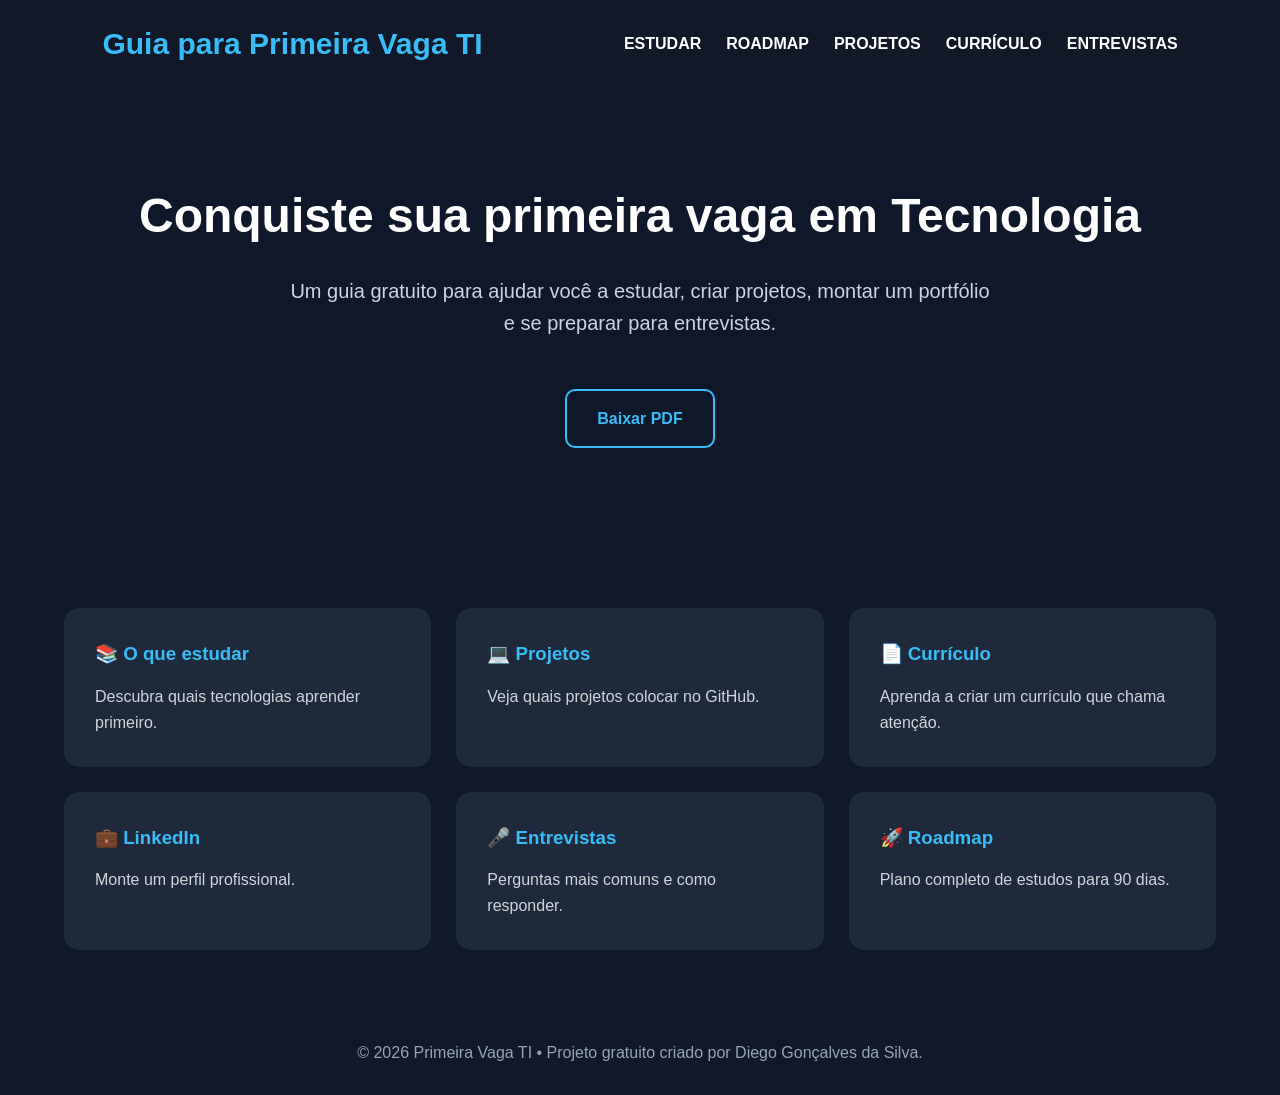
<file: index.html>
<!DOCTYPE html>
<html lang="pt-BR">
<head>
    <meta charset="UTF-8">
    <meta name="viewport" content="width=device-width, initial-scale=1.0">
    <title>Guia para Primeira Vaga TI</title>
    <link rel="icon" type="image/jpeg" href="imagens/fanvicon.jpeg">
    <link rel="stylesheet" href="style.css">
</head>

<body>

<header>

    <div class="logo">
        <h1>Guia para Primeira Vaga TI</h1>
    </div>

    <nav>
        <a href="pages/estudar.html">ESTUDAR</a>
        <a href="pages/roadmap.html">ROADMAP</a>
        <a href="pages/projetos.html">PROJETOS</a>
        <a href="pages/curriculo.html">CURRÍCULO</a>
        <a href="pages/entrevistas.html">ENTREVISTAS</a>
    </nav>

</header>

<section class="hero">

    <h2>Conquiste sua primeira vaga em Tecnologia</h2>

    <p>
        Um guia gratuito para ajudar você a estudar, criar projetos,
        montar um portfólio e se preparar para entrevistas.
    </p>

    <div class="buttons">

        <a class="btn-outline" href="ebook/Primeira_Vaga_TI.pdf">Baixar PDF</a>

    </div>

</section>

<section class="cards">

    <div class="card">
        <h3>📚 O que estudar</h3>
        <p>Descubra quais tecnologias aprender primeiro.</p>
    </div>

    <div class="card">
        <h3>💻 Projetos</h3>
        <p>Veja quais projetos colocar no GitHub.</p>
    </div>

    <div class="card">
        <h3>📄 Currículo</h3>
        <p>Aprenda a criar um currículo que chama atenção.</p>
    </div>

    <div class="card">
        <h3>💼 LinkedIn</h3>
        <p>Monte um perfil profissional.</p>
    </div>

    <div class="card">
        <h3>🎤 Entrevistas</h3>
        <p>Perguntas mais comuns e como responder.</p>
    </div>

    <div class="card">
        <h3>🚀 Roadmap</h3>
        <p>Plano completo de estudos para 90 dias.</p>
    </div>

</section>

<footer>

    <p>© 2026 Primeira Vaga TI • Projeto gratuito criado por Diego Gonçalves da Silva.</p>

</footer>

<script src="script.js"></script>

</body>
</html>
</file>
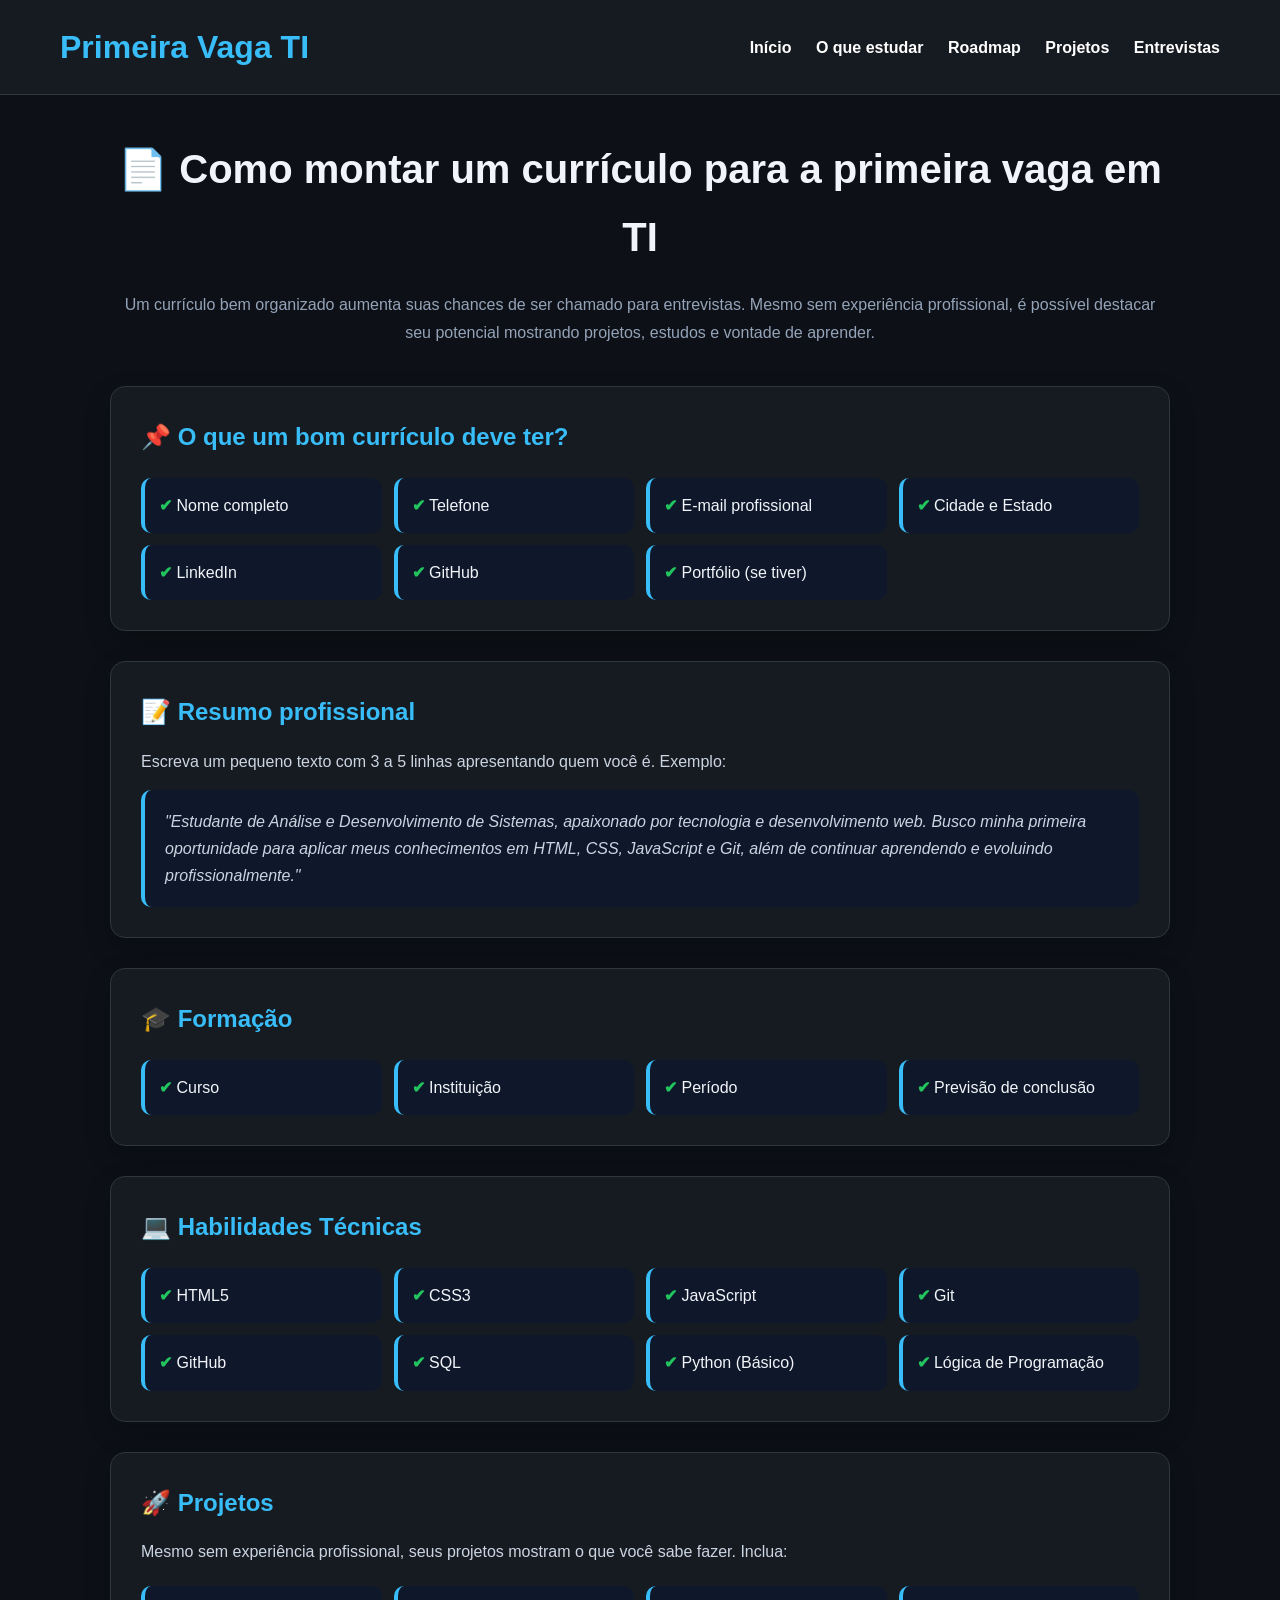
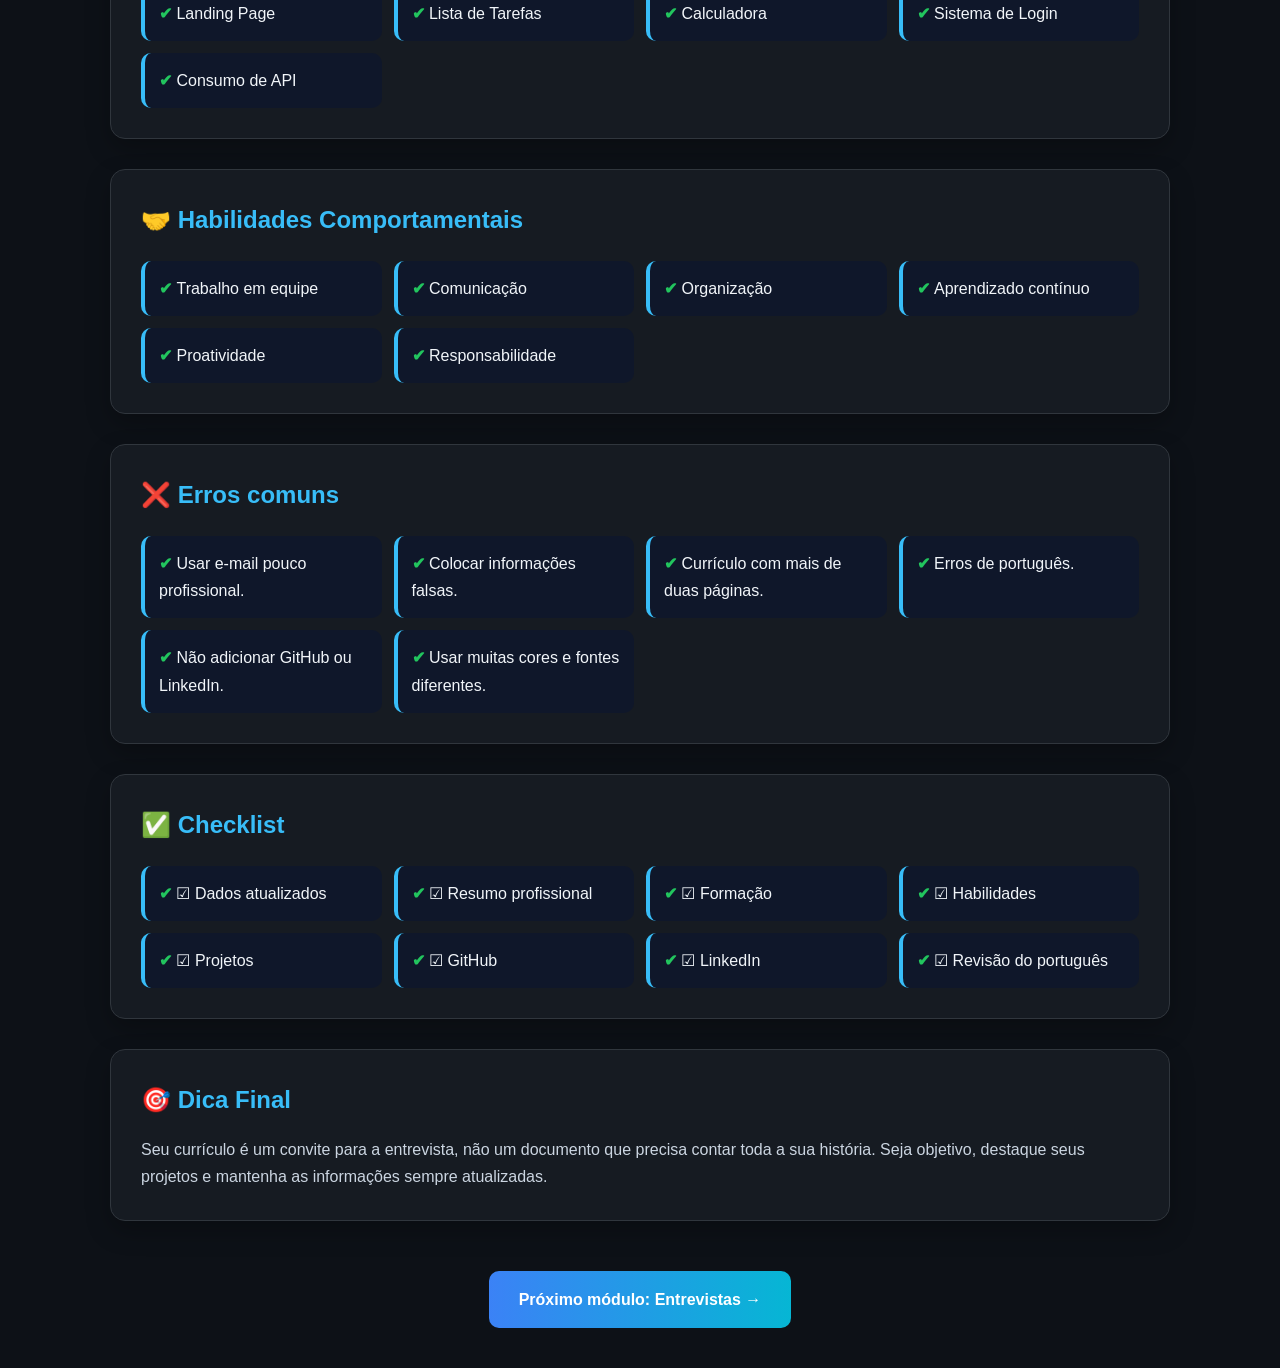
<file: pages/curriculo.html>
<!DOCTYPE html>
<html lang="pt-BR">

<head>
    <meta charset="UTF-8">
    <meta name="viewport" content="width=device-width, initial-scale=1.0">
    <title>Currículo | Primeira Vaga TI</title>

    <style>
*{
margin:0;
padding:0;
box-sizing:border-box;
font-family:Segoe UI,Arial,sans-serif;
}

body{
background:#0d1117;
color:#f1f5f9;
line-height:1.7;
}

header{
display:flex;
justify-content:space-between;
align-items:center;
padding:20px 60px;
background:#161b22;
position:sticky;
top:0;
border-bottom:1px solid #30363d;
}

.logo h1{
color:#38bdf8;
}

nav a{
color:white;
text-decoration:none;
margin-left:20px;
font-weight:bold;
transition:.3s;
}

nav a:hover{
color:#38bdf8;
}

.container{
max-width:1100px;
margin:40px auto;
padding:0 20px;
}

.container h1{
text-align:center;
font-size:40px;
margin-bottom:20px;
}

.container>p{
text-align:center;
color:#94a3b8;
margin-bottom:40px;
}

.card{
background:#161b22;
border:1px solid #30363d;
border-radius:15px;
padding:30px;
margin-bottom:30px;
transition:.3s;
box-shadow:0 10px 25px rgba(0,0,0,.25);
}

.card:hover{
transform:translateY(-8px);
border-color:#38bdf8;
box-shadow:0 20px 35px rgba(56,189,248,.25);
}
.card li::before{
content:"✔ ";
color:#22c55e;
font-weight:bold;
}

.card h2{
color:#38bdf8;
margin-bottom:15px;
}

.card h3{
margin-top:20px;
color:#22c55e;
}

.card p{
color:#cbd5e1;
}

.card ul,
.card ol{
display:grid;
grid-template-columns:repeat(auto-fit,minmax(200px,1fr));
gap:12px;
list-style:none;
margin-top:20px;
padding:0;
}

.card li{
background:#0f172a;
padding:14px;
border-radius:10px;
border-left:4px solid #38bdf8;
transition:.3s;
}

.card li:hover{
background:#1e293b;
transform:translateX(6px);
}

.card blockquote{
background:#0f172a;
border-left:4px solid #38bdf8;
padding:18px 20px;
border-radius:10px;
margin-top:15px;
color:#cbd5e1;
font-style:italic;
}

hr{
display:none;
}

a.botao{
display:inline-block;
margin-top:20px;
padding:15px 30px;
background:linear-gradient(90deg,#3b82f6,#06b6d4);
color:white;
text-decoration:none;
border-radius:10px;
font-weight:bold;
transition:.3s;
}

a.botao:hover{
transform:translateY(-3px);
}

</style>
</head>

<body>

<header>

<div class="logo">
<h1>Primeira Vaga TI</h1>
</div>

<nav>

<a href="../index.html">Início</a>
<a href="estudar.html">O que estudar</a>
<a href="roadmap.html">Roadmap</a>
<a href="projetos.html">Projetos</a>
<a href="entrevistas.html">Entrevistas</a>

</nav>

</header>

<main class="container">

<h1>📄 Como montar um currículo para a primeira vaga em TI</h1>

<p>

Um currículo bem organizado aumenta suas chances de ser chamado para entrevistas.
Mesmo sem experiência profissional, é possível destacar seu potencial mostrando projetos, estudos e vontade de aprender.

</p>

<hr>
<section class="card">
<h2>📌 O que um bom currículo deve ter?</h2>

<ul>

<li>Nome completo</li>

<li>Telefone</li>

<li>E-mail profissional</li>

<li>Cidade e Estado</li>

<li>LinkedIn</li>

<li>GitHub</li>

<li>Portfólio (se tiver)</li>

</ul>
</section>
<hr>

<section class="card">
<h2>📝 Resumo profissional</h2>

<p>

Escreva um pequeno texto com 3 a 5 linhas apresentando quem você é.
Exemplo:

</p>

<blockquote>

"Estudante de Análise e Desenvolvimento de Sistemas, apaixonado por tecnologia e desenvolvimento web. Busco minha primeira oportunidade para aplicar meus conhecimentos em HTML, CSS, JavaScript e Git, além de continuar aprendendo e evoluindo profissionalmente."

</blockquote>
</section>
<hr>

<section class="card">
<h2>🎓 Formação</h2>

<ul>

<li>Curso</li>

<li>Instituição</li>

<li>Período</li>

<li>Previsão de conclusão</li>

</ul>
</section>
<hr>

<section class="card">
<h2>💻 Habilidades Técnicas</h2>

<ul>

<li>HTML5</li>

<li>CSS3</li>

<li>JavaScript</li>

<li>Git</li>

<li>GitHub</li>

<li>SQL</li>

<li>Python (Básico)</li>

<li>Lógica de Programação</li>

</ul>
</section>
<hr>

<section class="card">
<h2>🚀 Projetos</h2>

<p>

Mesmo sem experiência profissional, seus projetos mostram o que você sabe fazer.
Inclua:

</p>

<ul>

<li>Landing Page</li>

<li>Lista de Tarefas</li>

<li>Calculadora</li>

<li>Sistema de Login</li>

<li>Consumo de API</li>

</ul>
</section>
<hr>

<section class="card">
<h2>🤝 Habilidades Comportamentais</h2>

<ul>

<li>Trabalho em equipe</li>

<li>Comunicação</li>

<li>Organização</li>

<li>Aprendizado contínuo</li>

<li>Proatividade</li>

<li>Responsabilidade</li>

</ul>
</section>
<hr>

<section class="card">
<h2>❌ Erros comuns</h2>

<ul>

<li>Usar e-mail pouco profissional.</li>

<li>Colocar informações falsas.</li>

<li>Currículo com mais de duas páginas.</li>

<li>Erros de português.</li>

<li>Não adicionar GitHub ou LinkedIn.</li>

<li>Usar muitas cores e fontes diferentes.</li>

</ul>
</section>
<hr>

<section class="card">
<h2>✅ Checklist</h2>

<ul>

<li>☑ Dados atualizados</li>

<li>☑ Resumo profissional</li>

<li>☑ Formação</li>

<li>☑ Habilidades</li>

<li>☑ Projetos</li>

<li>☑ GitHub</li>

<li>☑ LinkedIn</li>

<li>☑ Revisão do português</li>

</ul>
</section>
<hr>

<section class="card">
<h2>🎯 Dica Final</h2>

<p>

Seu currículo é um convite para a entrevista, não um documento que precisa contar toda a sua história.
Seja objetivo, destaque seus projetos e mantenha as informações sempre atualizadas.

</p>
</section>
<hr>

<p>

<a class="botao" href="entrevistas.html">Próximo módulo: Entrevistas →</a>

</p>

</main>

</body>

</html>
</file>
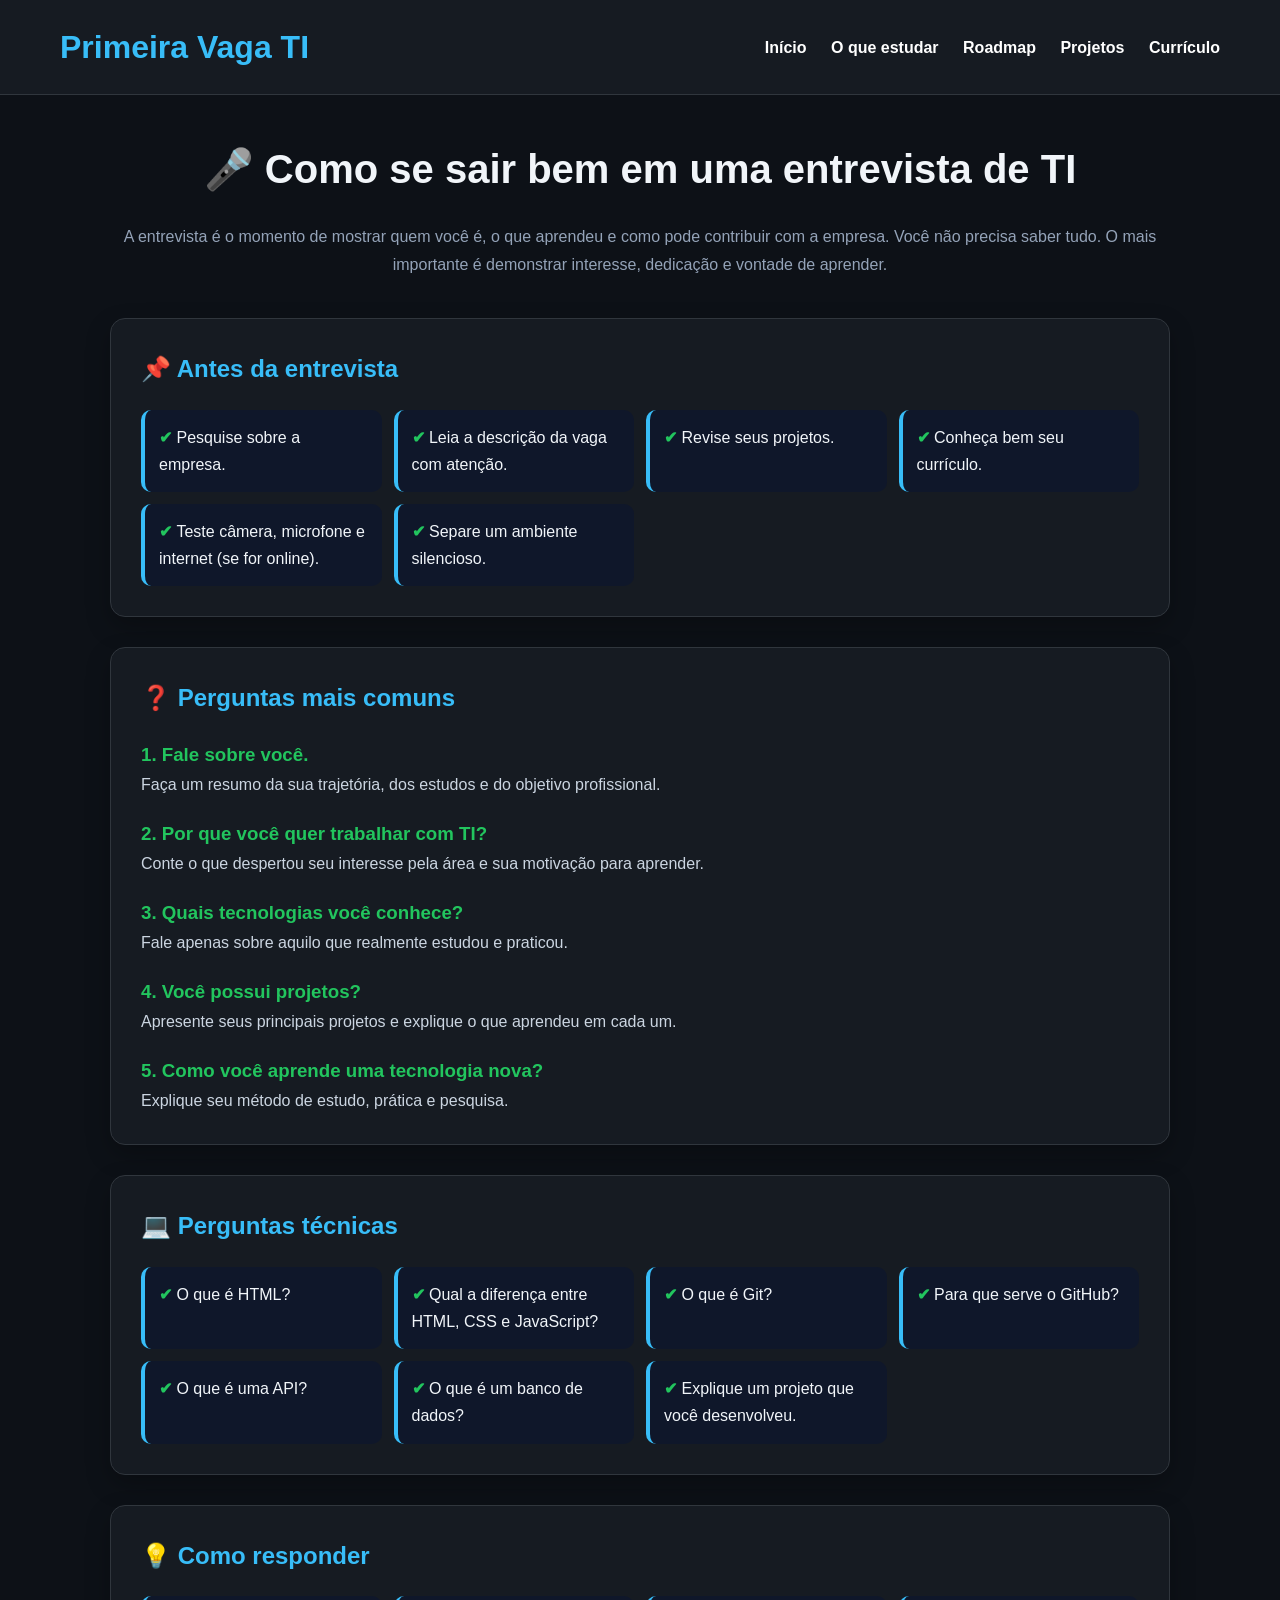
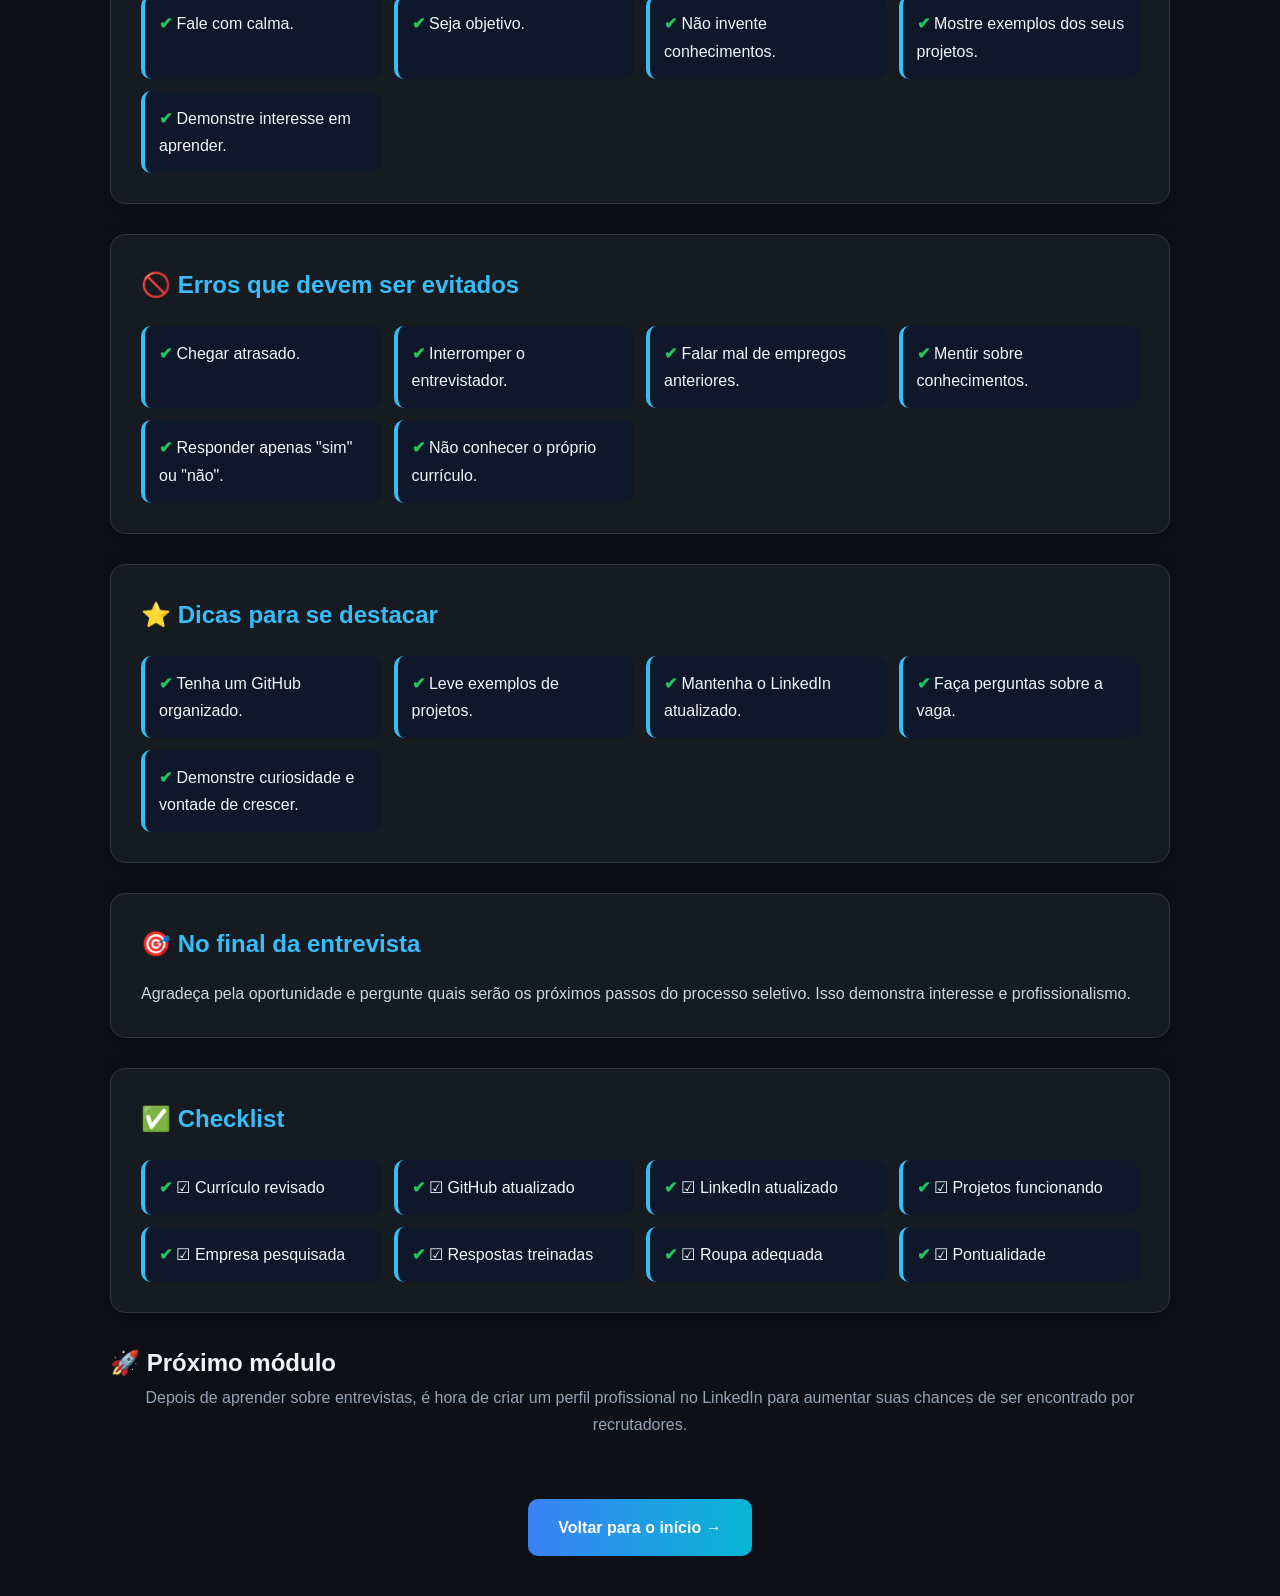
<file: pages/entrevistas.html>
<!DOCTYPE html>
<html lang="pt-BR">

<head>
    <meta charset="UTF-8">
    <meta name="viewport" content="width=device-width, initial-scale=1.0">
    <title>Entrevistas | Primeira Vaga TI</title>

    <style>
*{
margin:0;
padding:0;
box-sizing:border-box;
font-family:Segoe UI,Arial,sans-serif;
}

body{
background:#0d1117;
color:#f1f5f9;
line-height:1.7;
}

header{
display:flex;
justify-content:space-between;
align-items:center;
padding:20px 60px;
background:#161b22;
position:sticky;
top:0;
border-bottom:1px solid #30363d;
}

.logo h1{
color:#38bdf8;
}

nav a{
color:white;
text-decoration:none;
margin-left:20px;
font-weight:bold;
transition:.3s;
}

nav a:hover{
color:#38bdf8;
}

.container{
max-width:1100px;
margin:40px auto;
padding:0 20px;
}

.container h1{
text-align:center;
font-size:40px;
margin-bottom:20px;
}

.container>p{
text-align:center;
color:#94a3b8;
margin-bottom:40px;
}

.card{
background:#161b22;
border:1px solid #30363d;
border-radius:15px;
padding:30px;
margin-bottom:30px;
transition:.3s;
box-shadow:0 10px 25px rgba(0,0,0,.25);
}

.card:hover{
transform:translateY(-8px);
border-color:#38bdf8;
box-shadow:0 20px 35px rgba(56,189,248,.25);
}

.card h2{
color:#38bdf8;
margin-bottom:15px;
}

.card h3{
margin-top:20px;
color:#22c55e;
}

.card p{
color:#cbd5e1;
}

.card ul,
.card ol{
display:grid;
grid-template-columns:repeat(auto-fit,minmax(200px,1fr));
gap:12px;
list-style:none;
margin-top:20px;
padding:0;
}

.card li{
background:#0f172a;
padding:14px;
border-radius:10px;
border-left:4px solid #38bdf8;
transition:.3s;
}

.card li:hover{
background:#1e293b;
transform:translateX(6px);
}
.card li::before{
content:"✔ ";
color:#22c55e;
font-weight:bold;
}

hr{
display:none;
}

a.botao{
display:inline-block;
margin-top:20px;
padding:15px 30px;
background:linear-gradient(90deg,#3b82f6,#06b6d4);
color:white;
text-decoration:none;
border-radius:10px;
font-weight:bold;
transition:.3s;
}

a.botao:hover{
transform:translateY(-3px);
}

</style>
</head>

<body>

<header>

<div class="logo">
<h1>Primeira Vaga TI</h1>
</div>

<nav>

<a href="../index.html">Início</a>
<a href="estudar.html">O que estudar</a>
<a href="roadmap.html">Roadmap</a>
<a href="projetos.html">Projetos</a>
<a href="curriculo.html">Currículo</a>

</nav>

</header>

<main class="container">

<h1>🎤 Como se sair bem em uma entrevista de TI</h1>

<p>

A entrevista é o momento de mostrar quem você é, o que aprendeu e como pode contribuir com a empresa.
Você não precisa saber tudo. O mais importante é demonstrar interesse, dedicação e vontade de aprender.

</p>

<hr>
<section class="card">
<h2>📌 Antes da entrevista</h2>

<ul>

<li>Pesquise sobre a empresa.</li>

<li>Leia a descrição da vaga com atenção.</li>

<li>Revise seus projetos.</li>

<li>Conheça bem seu currículo.</li>

<li>Teste câmera, microfone e internet (se for online).</li>

<li>Separe um ambiente silencioso.</li>

</ul>
</section>
<hr>

<section class="card">
<h2>❓ Perguntas mais comuns</h2>

<h3>1. Fale sobre você.</h3>

<p>

Faça um resumo da sua trajetória, dos estudos e do objetivo profissional.

</p>

<h3>2. Por que você quer trabalhar com TI?</h3>

<p>

Conte o que despertou seu interesse pela área e sua motivação para aprender.

</p>

<h3>3. Quais tecnologias você conhece?</h3>

<p>

Fale apenas sobre aquilo que realmente estudou e praticou.

</p>

<h3>4. Você possui projetos?</h3>

<p>

Apresente seus principais projetos e explique o que aprendeu em cada um.

</p>

<h3>5. Como você aprende uma tecnologia nova?</h3>

<p>

Explique seu método de estudo, prática e pesquisa.

</p>
</section>
<hr>

<section class="card">
<h2>💻 Perguntas técnicas</h2>

<ul>

<li>O que é HTML?</li>

<li>Qual a diferença entre HTML, CSS e JavaScript?</li>

<li>O que é Git?</li>

<li>Para que serve o GitHub?</li>

<li>O que é uma API?</li>

<li>O que é um banco de dados?</li>

<li>Explique um projeto que você desenvolveu.</li>

</ul>
</section>
<hr>

<section class="card">
<h2>💡 Como responder</h2>

<ul>

<li>Fale com calma.</li>

<li>Seja objetivo.</li>

<li>Não invente conhecimentos.</li>

<li>Mostre exemplos dos seus projetos.</li>

<li>Demonstre interesse em aprender.</li>

</ul>
</section>
<hr>

<section class="card">
<h2>🚫 Erros que devem ser evitados</h2>

<ul>

<li>Chegar atrasado.</li>

<li>Interromper o entrevistador.</li>

<li>Falar mal de empregos anteriores.</li>

<li>Mentir sobre conhecimentos.</li>

<li>Responder apenas "sim" ou "não".</li>

<li>Não conhecer o próprio currículo.</li>

</ul>
</section>
<hr>

<section class="card">
<h2>⭐ Dicas para se destacar</h2>

<ul>

<li>Tenha um GitHub organizado.</li>

<li>Leve exemplos de projetos.</li>

<li>Mantenha o LinkedIn atualizado.</li>

<li>Faça perguntas sobre a vaga.</li>

<li>Demonstre curiosidade e vontade de crescer.</li>

</ul>
</section>
<hr>

<section class="card">
<h2>🎯 No final da entrevista</h2>

<p>

Agradeça pela oportunidade e pergunte quais serão os próximos passos do processo seletivo.
Isso demonstra interesse e profissionalismo.

</p>
</section>
<hr>

<section class="card">
<h2>✅ Checklist</h2>

<ul>

<li>☑ Currículo revisado</li>

<li>☑ GitHub atualizado</li>

<li>☑ LinkedIn atualizado</li>

<li>☑ Projetos funcionando</li>

<li>☑ Empresa pesquisada</li>

<li>☑ Respostas treinadas</li>

<li>☑ Roupa adequada</li>

<li>☑ Pontualidade</li>

</ul>
</section>
<hr>

<h2>🚀 Próximo módulo</h2>

<p>

Depois de aprender sobre entrevistas, é hora de criar um perfil profissional no LinkedIn para aumentar suas chances de ser encontrado por recrutadores.

</p>

<p>

<a class="botao" href="../index.html">Voltar para o início →</a>

</p>

</main>

</body>

</html>
</file>
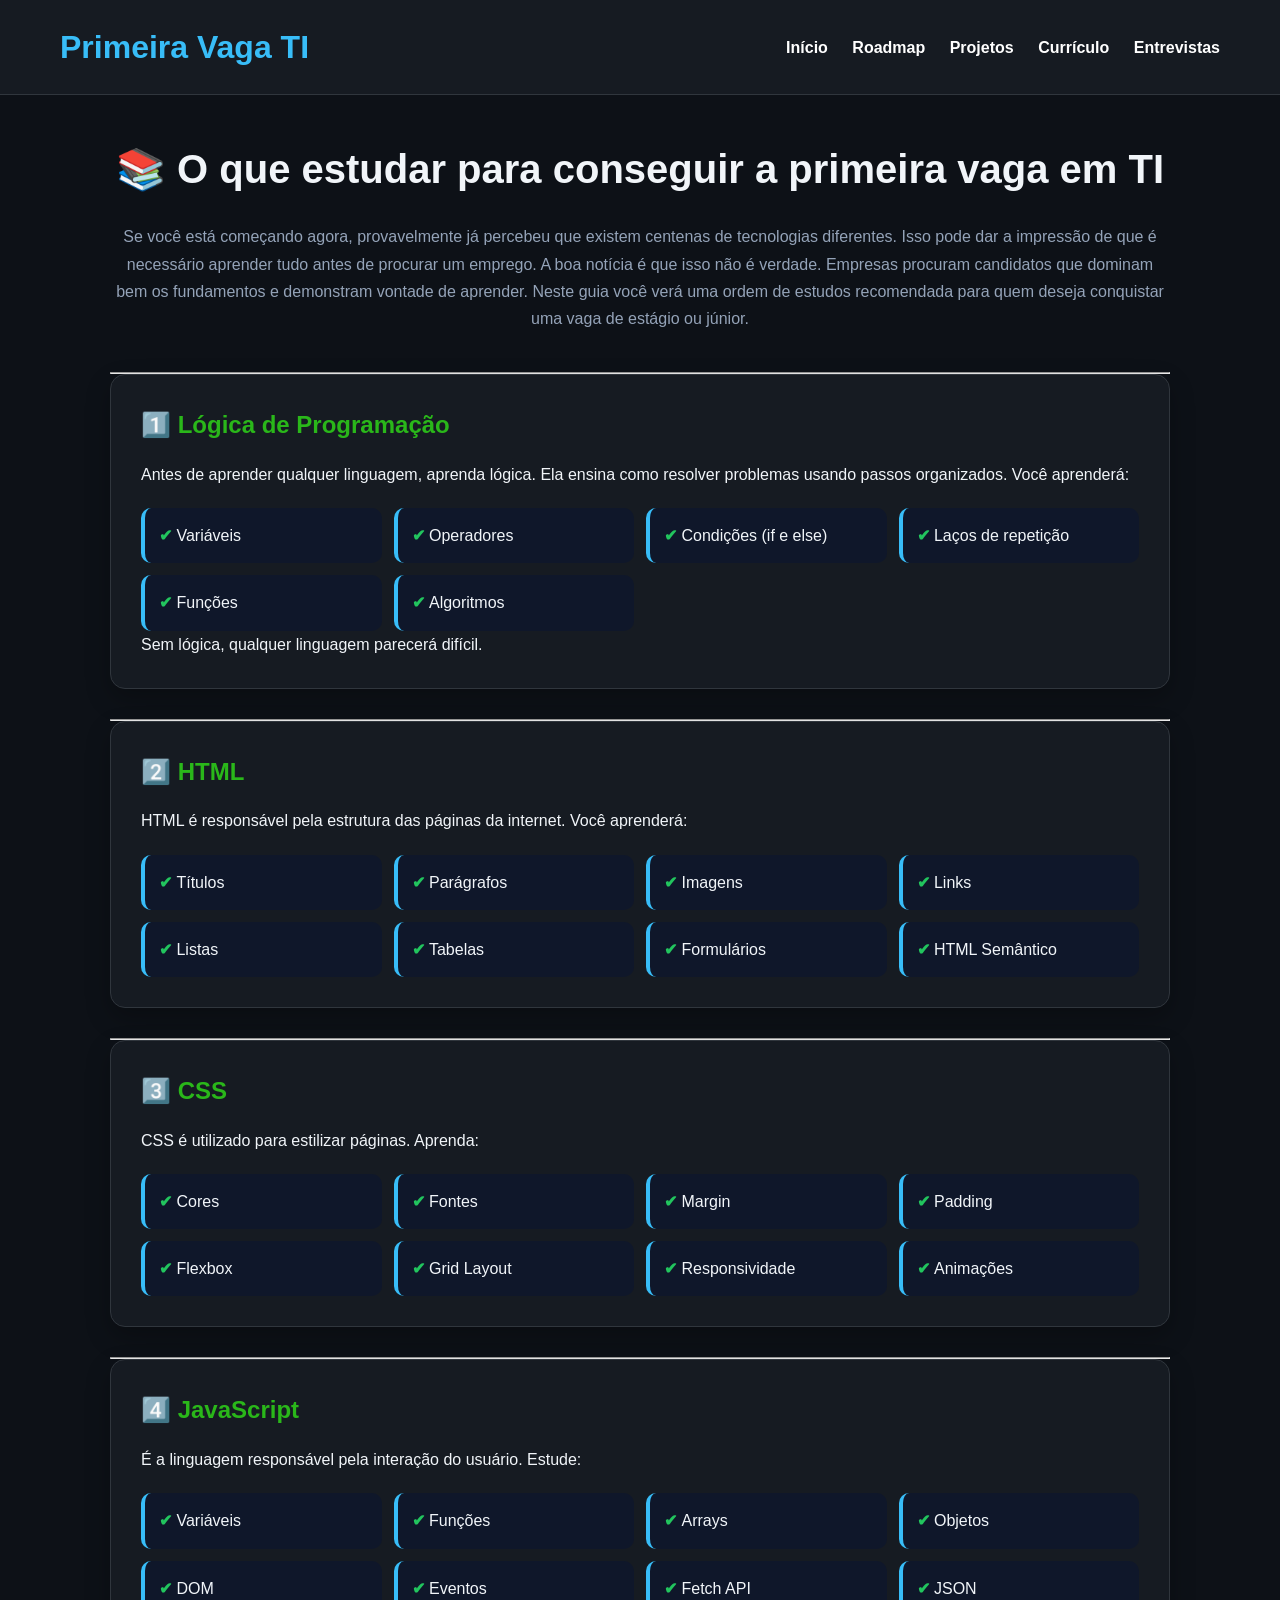
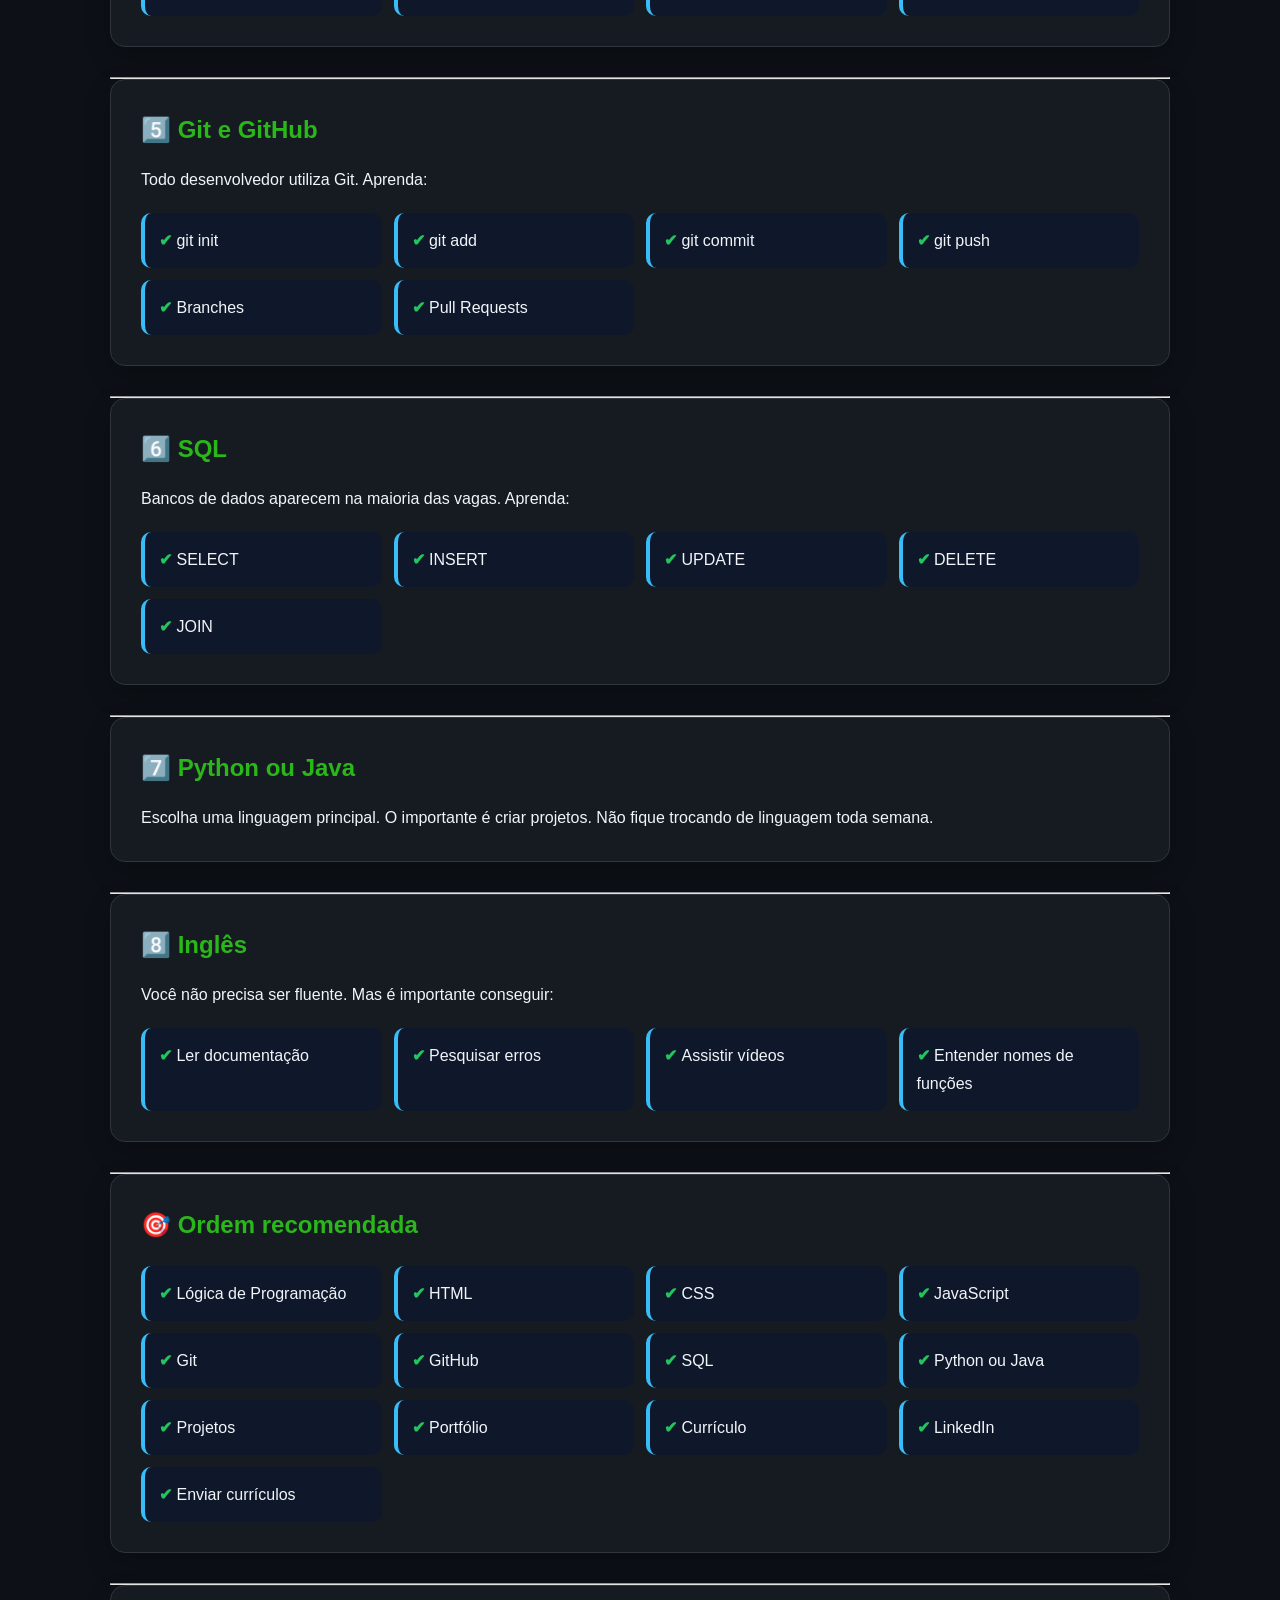
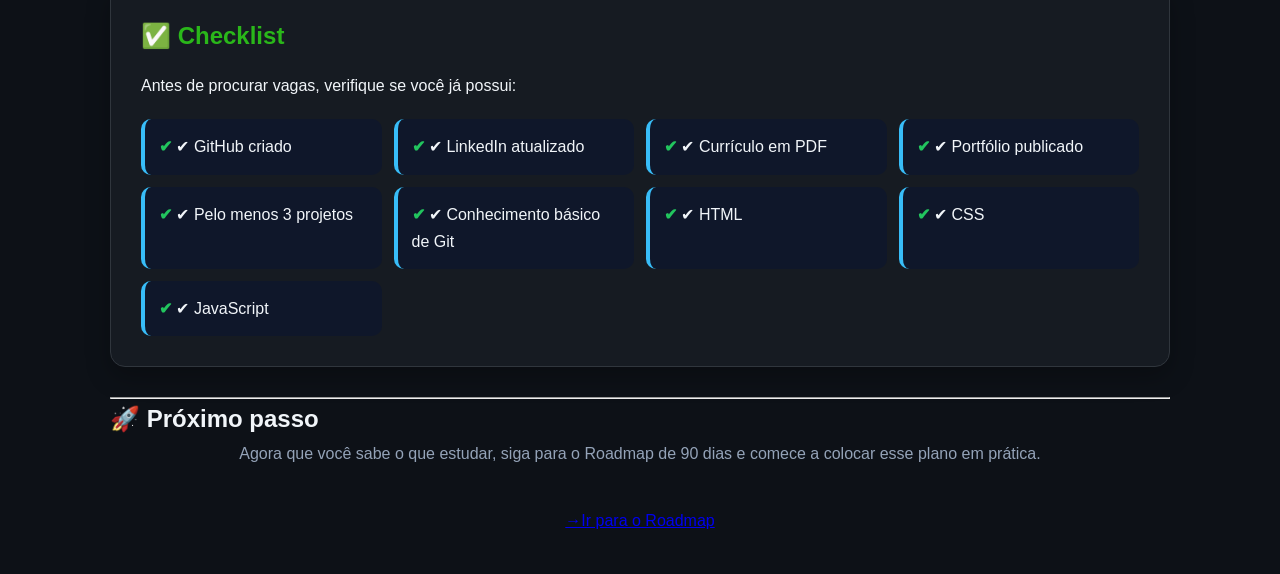
<file: pages/estudar.html>
<!DOCTYPE html>
<html lang="pt-BR">

<head>

<meta charset="UTF-8">
<meta name="viewport" content="width=device-width, initial-scale=1.0">

<title>O que estudar | Primeira Vaga TI</title>

<style>
*{
margin:0;
padding:0;
box-sizing:border-box;
font-family:Segoe UI,Arial,sans-serif;
}

body{
background:#0d1117;
color:#f1f5f9;
line-height:1.7;
}

header{
display:flex;
justify-content:space-between;
align-items:center;
padding:20px 60px;
background:#161b22;
position:sticky;
top:0;
border-bottom:1px solid #30363d;
}

.logo h1{
color:#38bdf8;
}

nav a{
color:white;
text-decoration:none;
margin-left:20px;
font-weight:bold;
transition:.3s;
}

nav a:hover{
color:#50d61b;
}

.container{
max-width:1100px;
margin:40px auto;
padding:0 20px;
}

.container h1{
text-align:center;
font-size:40px;
margin-bottom:20px;
}

.container>p{
text-align:center;
color:#94a3b8;
margin-bottom:40px;
}

.card{
background:#161b22;
border:1px solid #30363d;
border-radius:15px;
padding:30px;
margin-bottom:30px;
transition:.3s;
box-shadow:0 10px 25px rgba(0,0,0,.25);
}

.card:hover{
transform:translateY(-8px);
border-color:#3bd523;
box-shadow:0 20px 35px rgba(56,189,248,.25);
}

.card h2{
color:#2ab71a;
margin-bottom:15px;
}

.card h3{
margin-top:20px;
color:#22c55e;
}

.card ul,
.card ol{
display:grid;
grid-template-columns:repeat(auto-fit,minmax(200px,1fr));
gap:12px;
list-style:none;
margin-top:20px;
padding:0;
}

.card li{
background:#0f172a;
padding:14px;
border-radius:10px;
border-left:4px solid #38bdf8;
transition:.3s;
}

.card li:hover{
background:#1e293b;
transform:translateX(6px);
}
.card li::before{
content:"✔ ";
color:#22c55e;
font-weight:bold;

hr{
display:none;
}

a.botao{
display:inline-block;
margin-top:20px;
padding:15px 30px;
background:linear-gradient(90deg,#3b82f6,#06b6d4);
color:white;
text-decoration:none;
border-radius:10px;
font-weight:bold;
transition:.3s;
}

a.botao:hover{
transform:translateY(-3px);
}

</style>

</head>

<body>

<header>

<div class="logo">
<h1>Primeira Vaga TI</h1>
</div>

<nav>

<a href="../index.html">Início</a>
<a href="roadmap.html">Roadmap</a>
<a href="projetos.html">Projetos</a>
<a href="curriculo.html">Currículo</a>
<a href="entrevistas.html">Entrevistas</a>

</nav>

</header>

<main class="container">

<h1>📚 O que estudar para conseguir a primeira vaga em TI</h1>

<p>

Se você está começando agora, provavelmente já percebeu que existem centenas de tecnologias diferentes.
Isso pode dar a impressão de que é necessário aprender tudo antes de procurar um emprego.
A boa notícia é que isso não é verdade.
Empresas procuram candidatos que dominam bem os fundamentos e demonstram vontade de aprender.
Neste guia você verá uma ordem de estudos recomendada para quem deseja conquistar uma vaga de estágio ou júnior.

</p>

<hr>
<section class="card">
<h2>1️⃣ Lógica de Programação</h2>

<p>

Antes de aprender qualquer linguagem, aprenda lógica.
Ela ensina como resolver problemas usando passos organizados.
Você aprenderá:

</p>

<ul>

<li>Variáveis</li>

<li>Operadores</li>

<li>Condições (if e else)</li>

<li>Laços de repetição</li>

<li>Funções</li>

<li>Algoritmos</li>

</ul>

<p>

Sem lógica, qualquer linguagem parecerá difícil.

</p>
</section>
<hr>

<section class="card">
<h2>2️⃣ HTML</h2>

<p>

HTML é responsável pela estrutura das páginas da internet.
Você aprenderá:

</p>

<ul>

<li>Títulos</li>

<li>Parágrafos</li>

<li>Imagens</li>

<li>Links</li>

<li>Listas</li>

<li>Tabelas</li>

<li>Formulários</li>

<li>HTML Semântico</li>

</ul>
</section>
<hr>

<section class="card">
<h2>3️⃣ CSS</h2>

<p>

CSS é utilizado para estilizar páginas.
Aprenda:

</p>

<ul>

<li>Cores</li>

<li>Fontes</li>

<li>Margin</li>

<li>Padding</li>

<li>Flexbox</li>

<li>Grid Layout</li>

<li>Responsividade</li>

<li>Animações</li>

</ul>
</section>
<hr>

<section class="card">
<h2>4️⃣ JavaScript</h2>

<p>

É a linguagem responsável pela interação do usuário.
Estude:

</p>

<ul>

<li>Variáveis</li>

<li>Funções</li>

<li>Arrays</li>

<li>Objetos</li>

<li>DOM</li>

<li>Eventos</li>

<li>Fetch API</li>

<li>JSON</li>

</ul>
</section>
<hr>

<section class="card">
<h2>5️⃣ Git e GitHub</h2>

<p>

Todo desenvolvedor utiliza Git.
Aprenda:

</p>

<ul>

<li>git init</li>

<li>git add</li>

<li>git commit</li>

<li>git push</li>

<li>Branches</li>

<li>Pull Requests</li>

</ul>
</section>
<hr>

<section class="card">
<h2>6️⃣ SQL</h2>

<p>

Bancos de dados aparecem na maioria das vagas.
Aprenda:

</p>

<ul>

<li>SELECT</li>

<li>INSERT</li>

<li>UPDATE</li>

<li>DELETE</li>

<li>JOIN</li>

</ul>
</section>
<hr>

<section class="card">
<h2>7️⃣ Python ou Java</h2>

<p>

Escolha uma linguagem principal.
O importante é criar projetos.
Não fique trocando de linguagem toda semana.

</p>
</section>
<hr>

<section class="card">
<h2>8️⃣ Inglês</h2>

<p>

Você não precisa ser fluente.
Mas é importante conseguir:

</p>

<ul>

<li>Ler documentação</li>

<li>Pesquisar erros</li>

<li>Assistir vídeos</li>

<li>Entender nomes de funções</li>

</ul>
</section>
<hr>

<section class="card">
<h2>🎯 Ordem recomendada</h2>

<ol>

<li>Lógica de Programação</li>

<li>HTML</li>

<li>CSS</li>

<li>JavaScript</li>

<li>Git</li>

<li>GitHub</li>

<li>SQL</li>

<li>Python ou Java</li>

<li>Projetos</li>

<li>Portfólio</li>

<li>Currículo</li>

<li>LinkedIn</li>

<li>Enviar currículos</li>

</ol>
</section>
<hr>

<section class="card">
<h2>✅ Checklist</h2>

<p>

Antes de procurar vagas, verifique se você já possui:

</p>

<ul>

<li>✔ GitHub criado</li>

<li>✔ LinkedIn atualizado</li>

<li>✔ Currículo em PDF</li>

<li>✔ Portfólio publicado</li>

<li>✔ Pelo menos 3 projetos</li>

<li>✔ Conhecimento básico de Git</li>

<li>✔ HTML</li>

<li>✔ CSS</li>

<li>✔ JavaScript</li>

</ul>
</section>
<hr>

<h2>🚀 Próximo passo</h2>

<p>

Agora que você sabe o que estudar, siga para o Roadmap de 90 dias e comece a colocar esse plano em prática.

</p>

<p>
<a href="roadmap.html" class="botao"> →Ir para o Roadmap </a>
</p>

</main>

</body>

</html>
</file>
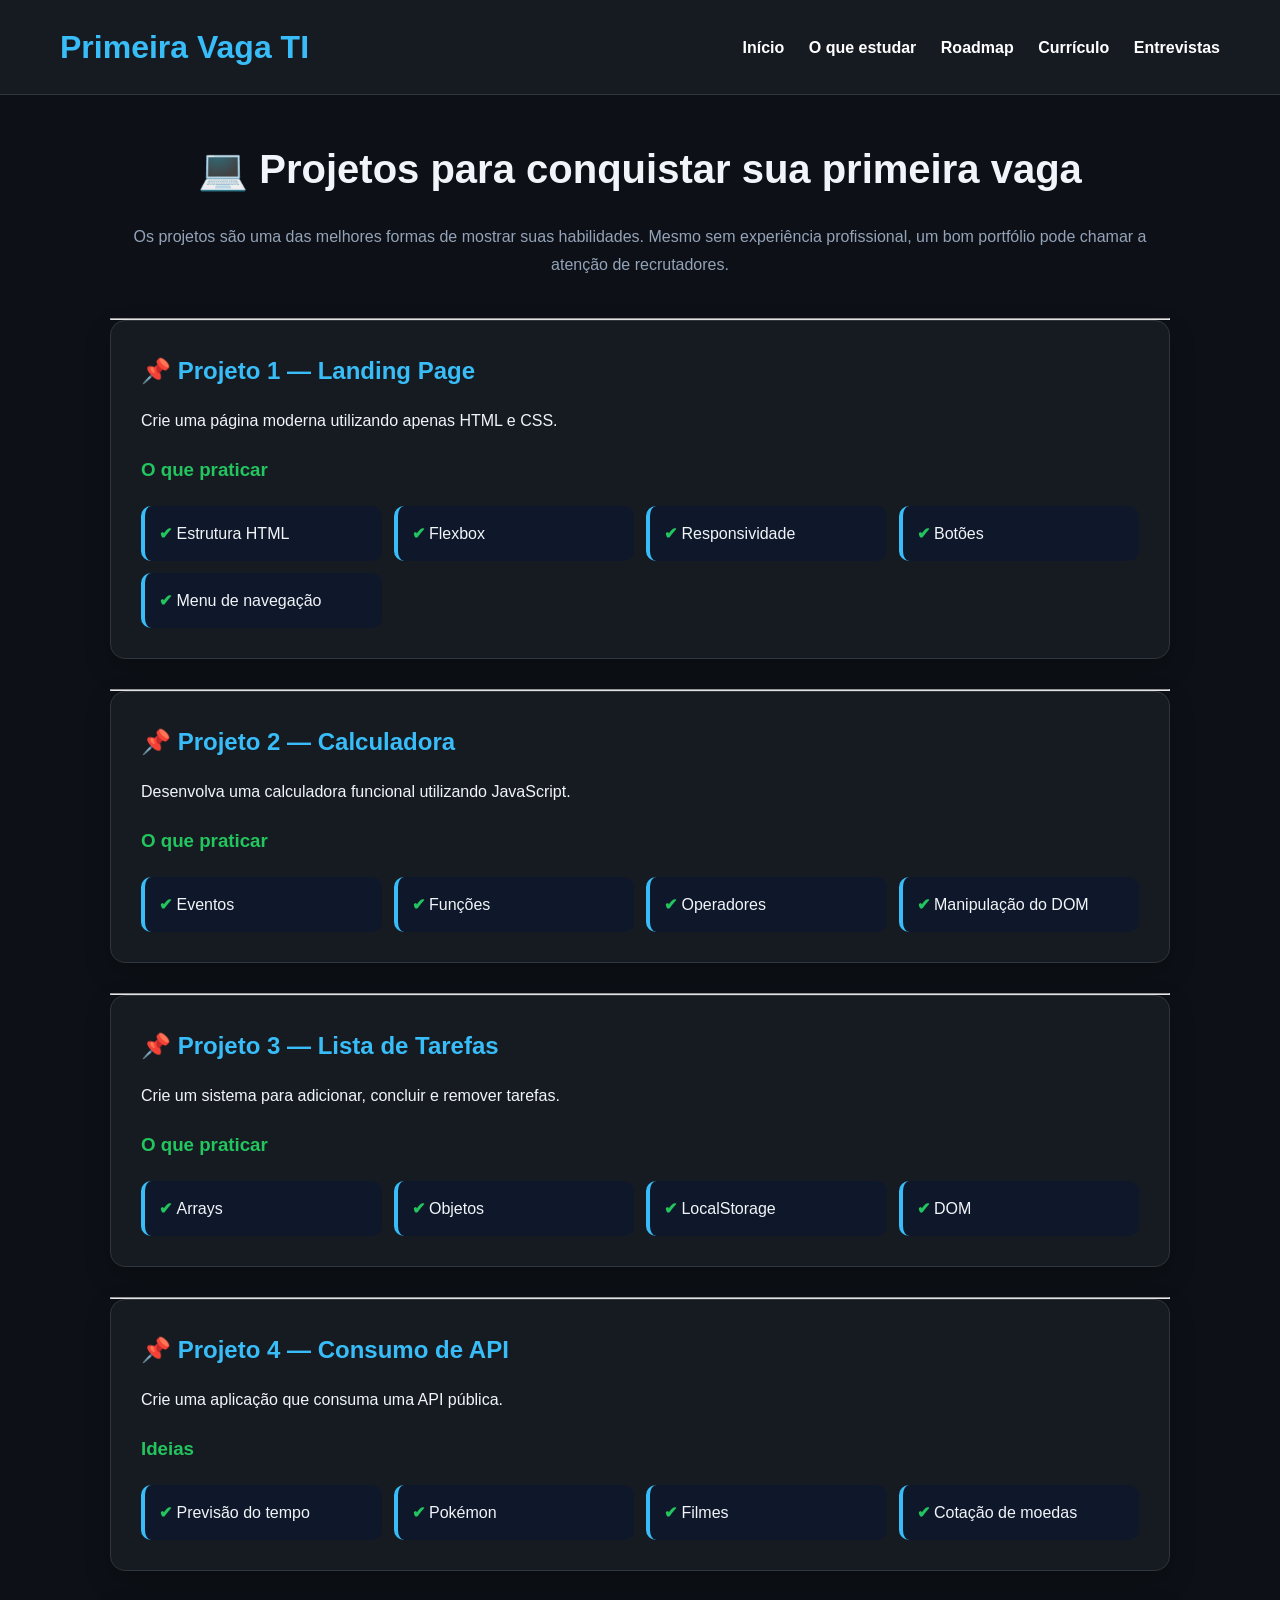
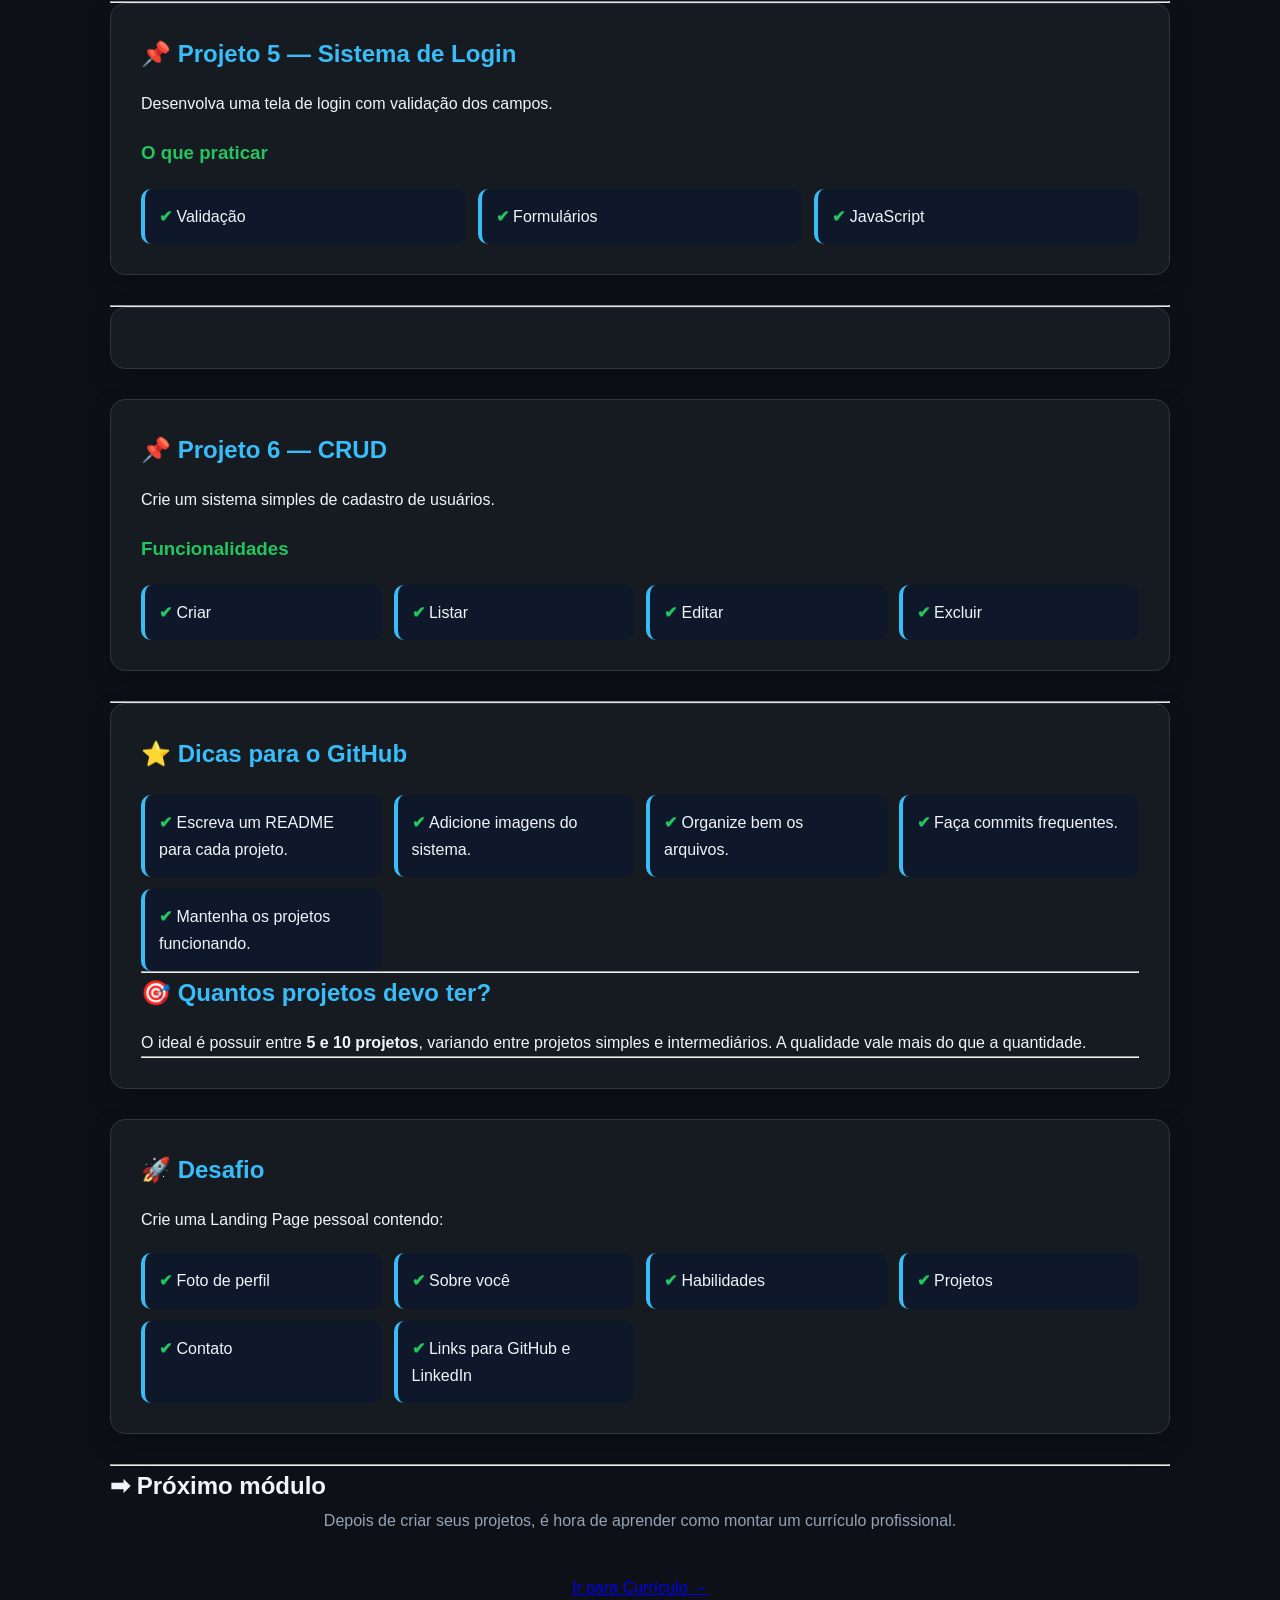
<file: pages/projetos.html>
<!DOCTYPE html>
<html lang="pt-BR">

<head>
    <meta charset="UTF-8">
    <meta name="viewport" content="width=device-width, initial-scale=1.0">
    <title>Projetos | Primeira Vaga TI</title>

    <style>
*{
margin:0;
padding:0;
box-sizing:border-box;
font-family:Segoe UI,Arial,sans-serif;
}

body{
background:#0d1117;
color:#f1f5f9;
line-height:1.7;
}

header{
display:flex;
justify-content:space-between;
align-items:center;
padding:20px 60px;
background:#161b22;
position:sticky;
top:0;
border-bottom:1px solid #30363d;
}

.logo h1{
color:#38bdf8;
}

nav a{
color:white;
text-decoration:none;
margin-left:20px;
font-weight:bold;
transition:.3s;
}

nav a:hover{
color:#38bdf8;
}

.container{
max-width:1100px;
margin:40px auto;
padding:0 20px;
}

.container h1{
text-align:center;
font-size:40px;
margin-bottom:20px;
}

.container>p{
text-align:center;
color:#94a3b8;
margin-bottom:40px;
}

.card{
background:#161b22;
border:1px solid #30363d;
border-radius:15px;
padding:30px;
margin-bottom:30px;
transition:.3s;
box-shadow:0 10px 25px rgba(0,0,0,.25);
}

.card:hover{
transform:translateY(-8px);
border-color:#38bdf8;
box-shadow:0 20px 35px rgba(56,189,248,.25);
}

.card h2{
color:#38bdf8;
margin-bottom:15px;
}

.card h3{
margin-top:20px;
color:#22c55e;
}

.card ul{
display:grid;
grid-template-columns:repeat(auto-fit,minmax(200px,1fr));
gap:12px;
list-style:none;
margin-top:20px;
}

.card li{
background:#0f172a;
padding:14px;
border-radius:10px;
border-left:4px solid #38bdf8;
transition:.3s;
}

.card li:hover{
background:#1e293b;
transform:translateX(6px);
}
.card li::before{
content:"✔ ";
color:#22c55e;
font-weight:bold;

hr{
display:none;
}

a.botao{
display:inline-block;
margin-top:20px;
padding:15px 30px;
background:linear-gradient(90deg,#3b82f6,#06b6d4);
color:white;
text-decoration:none;
border-radius:10px;
font-weight:bold;
transition:.3s;
}

a.botao:hover{
transform:translateY(-3px);
}

</style>
    
</head>

<body>

<header>

<div class="logo">
<h1>Primeira Vaga TI</h1>
</div>

<nav>

<a href="../index.html">Início</a>
<a href="estudar.html">O que estudar</a>
<a href="roadmap.html">Roadmap</a>
<a href="curriculo.html">Currículo</a>
<a href="entrevistas.html">Entrevistas</a>

</nav>

</header>

<main class="container">

<h1>💻 Projetos para conquistar sua primeira vaga</h1>

<p>

Os projetos são uma das melhores formas de mostrar suas habilidades.
Mesmo sem experiência profissional, um bom portfólio pode chamar a atenção de recrutadores.

</p>

<hr>
<section class="card">
<h2>📌 Projeto 1 — Landing Page</h2>

<p>

Crie uma página moderna utilizando apenas HTML e CSS.

</p>

<h3>O que praticar</h3>

<ul>

<li>Estrutura HTML</li>

<li>Flexbox</li>

<li>Responsividade</li>

<li>Botões</li>

<li>Menu de navegação</li>

</ul>
</section>
<hr>

<section class="card">
<h2>📌 Projeto 2 — Calculadora</h2>

<p>

Desenvolva uma calculadora funcional utilizando JavaScript.

</p>

<h3>O que praticar</h3>

<ul>

<li>Eventos</li>

<li>Funções</li>

<li>Operadores</li>

<li>Manipulação do DOM</li>

</ul>
</section>
<hr>
<section class="card">
<h2>📌 Projeto 3 — Lista de Tarefas</h2>

<p>

Crie um sistema para adicionar, concluir e remover tarefas.

</p>

<h3>O que praticar</h3>

<ul>

<li>Arrays</li>

<li>Objetos</li>

<li>LocalStorage</li>

<li>DOM</li>

</ul>
</section>
<hr>
<section class="card">
<h2>📌 Projeto 4 — Consumo de API</h2>

<p>

Crie uma aplicação que consuma uma API pública.

</p>

<h3>Ideias</h3>

<ul>

<li>Previsão do tempo</li>

<li>Pokémon</li>

<li>Filmes</li>

<li>Cotação de moedas</li>

</ul>
</section>
<hr>
<section class="card">
<h2>📌 Projeto 5 — Sistema de Login</h2>

<p>

Desenvolva uma tela de login com validação dos campos.

</p>

<h3>O que praticar</h3>

<ul>

<li>Validação</li>

<li>Formulários</li>

<li>JavaScript</li>

</ul>
</section>
<hr>
<section class="card"></section>
<section class="card">
<h2>📌 Projeto 6 — CRUD</h2>

<p>

Crie um sistema simples de cadastro de usuários.

</p>

<h3>Funcionalidades</h3>

<ul>

<li>Criar</li>

<li>Listar</li>

<li>Editar</li>

<li>Excluir</li>

</ul>
</section>
<hr>
</section>
<section class="card">
<h2>⭐ Dicas para o GitHub</h2>

<ul>

<li>Escreva um README para cada projeto.</li>

<li>Adicione imagens do sistema.</li>

<li>Organize bem os arquivos.</li>

<li>Faça commits frequentes.</li>

<li>Mantenha os projetos funcionando.</li>

</ul>

<hr>

<h2>🎯 Quantos projetos devo ter?</h2>

<p>

O ideal é possuir entre <strong>5 e 10 projetos</strong>, variando entre projetos simples e intermediários.

A qualidade vale mais do que a quantidade.

</p>

<hr>
</section>
<section class="card">
<h2>🚀 Desafio</h2>

<p>

Crie uma Landing Page pessoal contendo:

</p>

<ul>

<li>Foto de perfil</li>

<li>Sobre você</li>

<li>Habilidades</li>

<li>Projetos</li>

<li>Contato</li>

<li>Links para GitHub e LinkedIn</li>

</ul>
</section>
<hr>

<h2>➡ Próximo módulo</h2>

<p>

Depois de criar seus projetos, é hora de aprender como montar um currículo profissional.

</p>

<p>

<a class="botao" href="curriculo.html">Ir para Currículo →</a>

</p>

</main>

</body>

</html>
</file>
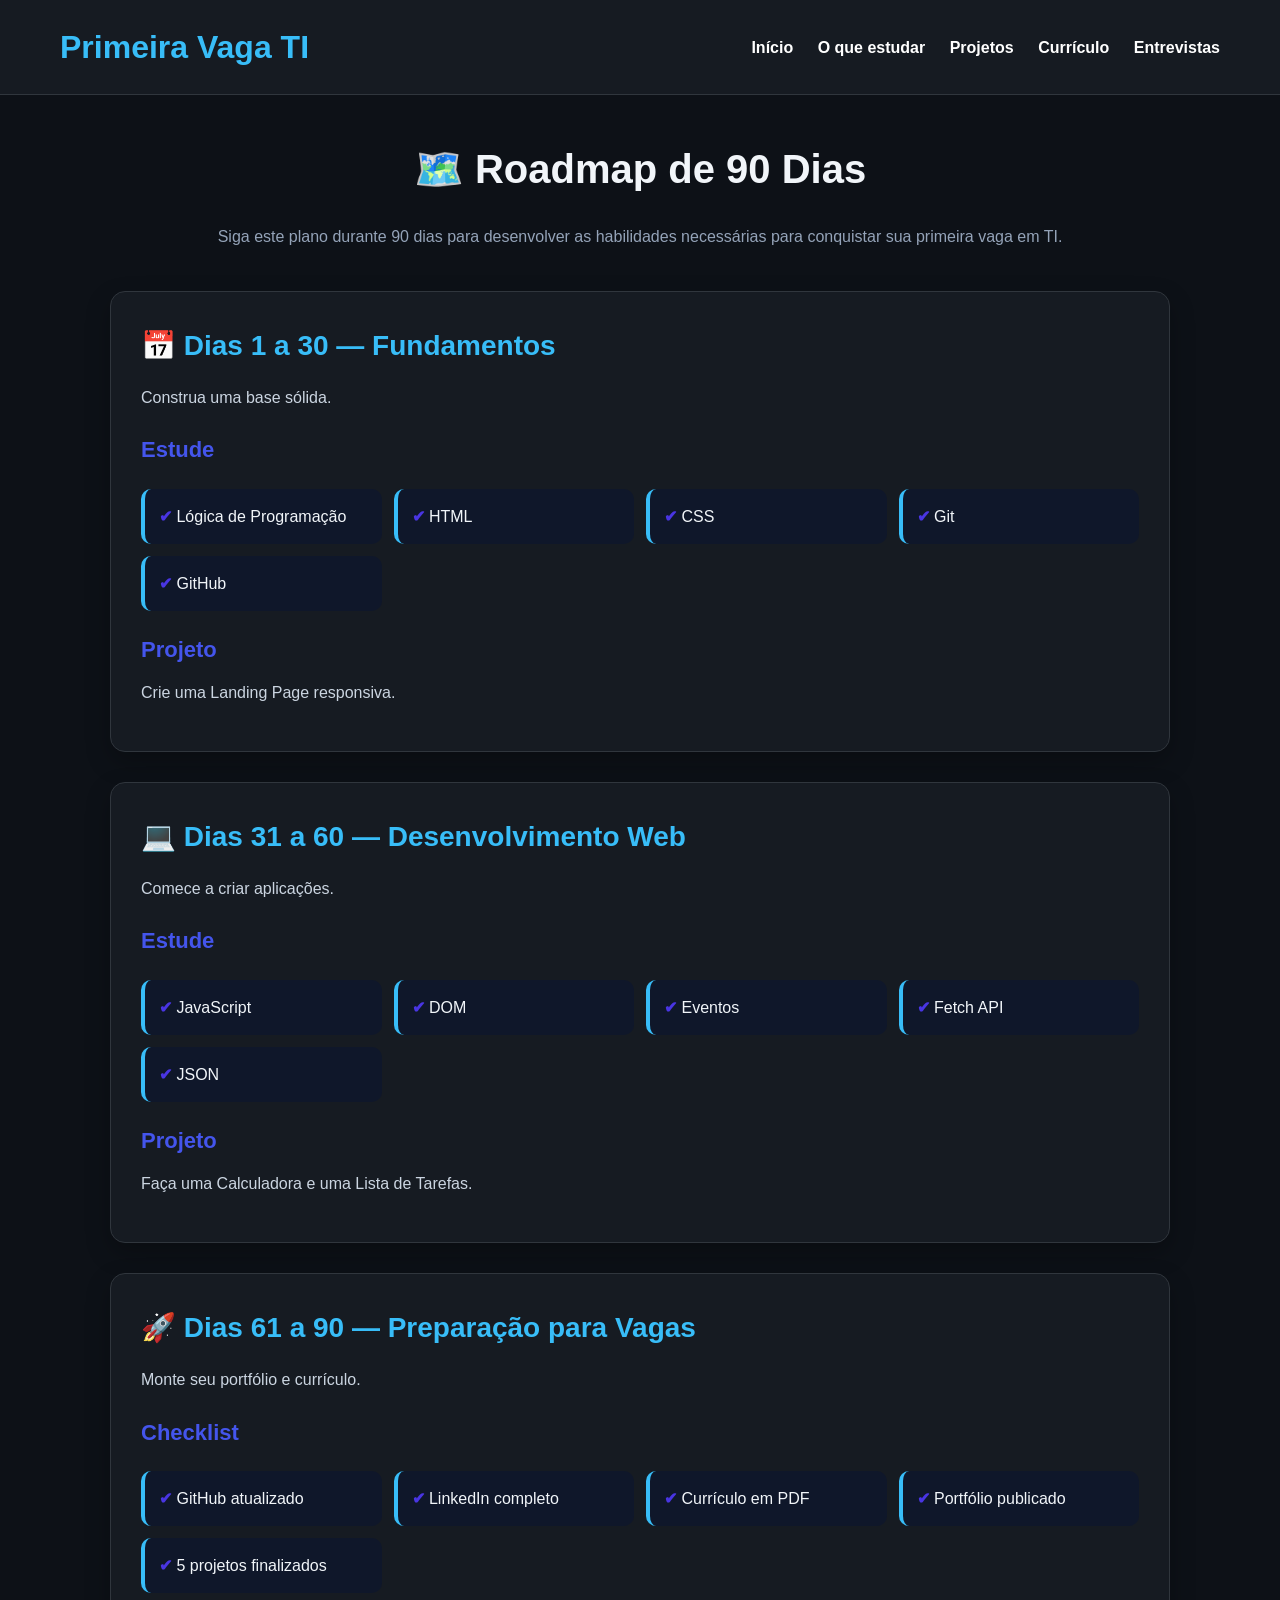
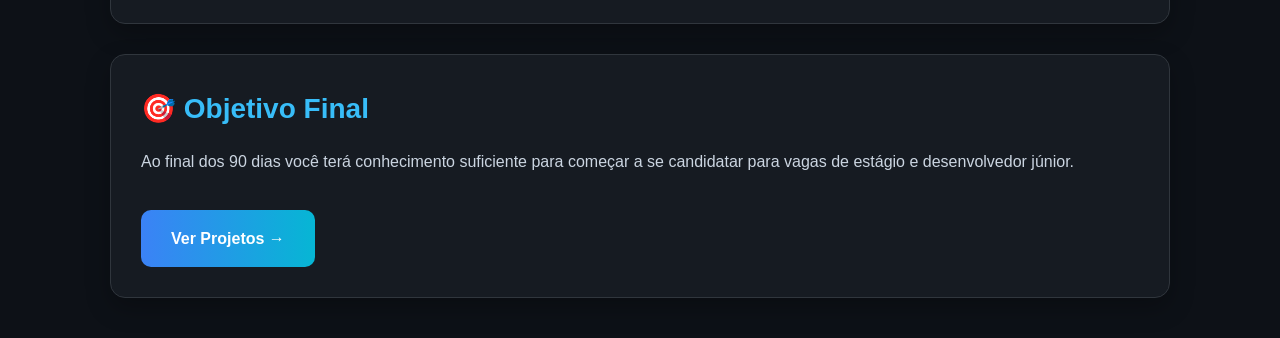
<file: pages/roadmap.html>
<!DOCTYPE html>
<html lang="pt-BR">

<head>
    <meta charset="UTF-8">
    <meta name="viewport" content="width=device-width, initial-scale=1.0">
    <title>Roadmap | Primeira Vaga TI</title>

    <style>
      *{
margin:0;
padding:0;
box-sizing:border-box;
font-family:Segoe UI,Arial,sans-serif;
}

body{
background:#0d1117;
color:#f1f5f9;
line-height:1.7;
}

header{
display:flex;
justify-content:space-between;
align-items:center;
padding:20px 60px;
background:#161b22;
position:sticky;
top:0;
border-bottom:1px solid #30363d;
}

.logo h1{
color:#38bdf8;
}

nav a{
color:white;
text-decoration:none;
margin-left:20px;
font-weight:bold;
transition:.3s;
}

nav a:hover{
color:#38bdf8;
}

.container{
max-width:1100px;
margin:40px auto;
padding:0 20px;
}

.container h1{
text-align:center;
font-size:40px;
margin-bottom:20px;
}

.container>p{
text-align:center;
color:#94a3b8;
margin-bottom:40px;
}

.card{
background:#161b22;
border:1px solid #30363d;
border-radius:15px;
padding:30px;
margin-bottom:30px;
transition:.3s;
box-shadow:0 10px 25px rgba(0,0,0,.25);
}

.card:hover{
transform:translateY(-8px);
border-color:#38bdf8;
box-shadow:0 20px 35px rgba(56,189,248,.25);
}

.card h2{
color:#38bdf8;
margin-bottom:15px;
font-size:28px;
}

.card h3{
margin-top:20px;
margin-bottom:10px;
color:#4455ec;
font-size:22px;
}

.card p{
color:#cbd5e1;
margin-bottom:15px;
}

.card ul{
display:grid;
grid-template-columns:repeat(auto-fit,minmax(200px,1fr));
gap:12px;
list-style:none;
margin-top:20px;
}

.card li{
background:#0f172a;
padding:14px;
border-radius:10px;
border-left:4px solid #38bdf8;
transition:.3s;
}

.card li:hover{
background:#1e293b;
transform:translateX(6px);
}

.card li::before{
content:"✔ ";
color:#4935e3;
font-weight:bold;
}

.botao{
display:inline-block;
margin-top:20px;
padding:15px 30px;
background:linear-gradient(90deg,#3b82f6,#06b6d4);
color:white;
text-decoration:none;
border-radius:10px;
font-weight:bold;
transition:.3s;
}

.botao:hover{
transform:translateY(-3px);
box-shadow:0 10px 25px rgba(59,130,246,.35);
}

hr{
display:none;
}

@media(max-width:768px){

header{
flex-direction:column;
padding:20px;
}

nav{
margin-top:15px;
}

nav a{
display:inline-block;
margin:8px;
}

.container h1{
font-size:30px;
}

.card{
padding:20px;
}

.card ul{
grid-template-columns:1fr;
}

}
    </style>
    
</head>

<body>

<header>

<div class="logo">
<h1>Primeira Vaga TI</h1>
</div>

<nav>

<a href="../index.html">Início</a>
<a href="estudar.html">O que estudar</a>
<a href="projetos.html">Projetos</a>
<a href="curriculo.html">Currículo</a>
<a href="entrevistas.html">Entrevistas</a>

</nav>

</header>

<main class="container">

<h1>🗺️ Roadmap de 90 Dias</h1>

<p>
Siga este plano durante 90 dias para desenvolver as habilidades necessárias
para conquistar sua primeira vaga em TI.
</p>

<section class="card">

<h2>📅 Dias 1 a 30 — Fundamentos</h2>

<p>Construa uma base sólida.</p>

<h3>Estude</h3>

<ul>
<li>Lógica de Programação</li>
<li>HTML</li>
<li>CSS</li>
<li>Git</li>
<li>GitHub</li>
</ul>

<h3>Projeto</h3>

<p>Crie uma Landing Page responsiva.</p>

</section>

<section class="card">

<h2>💻 Dias 31 a 60 — Desenvolvimento Web</h2>

<p>Comece a criar aplicações.</p>

<h3>Estude</h3>

<ul>
<li>JavaScript</li>
<li>DOM</li>
<li>Eventos</li>
<li>Fetch API</li>
<li>JSON</li>
</ul>

<h3>Projeto</h3>

<p>Faça uma Calculadora e uma Lista de Tarefas.</p>

</section>

<section class="card">

<h2>🚀 Dias 61 a 90 — Preparação para Vagas</h2>

<p>Monte seu portfólio e currículo.</p>

<h3>Checklist</h3>

<ul>
<li>GitHub atualizado</li>
<li>LinkedIn completo</li>
<li>Currículo em PDF</li>
<li>Portfólio publicado</li>
<li>5 projetos finalizados</li>
</ul>

</section>

<section class="card">

<h2>🎯 Objetivo Final</h2>

<p>
Ao final dos 90 dias você terá conhecimento suficiente para começar
a se candidatar para vagas de estágio e desenvolvedor júnior.
</p>

<a class="botao" href="projetos.html">
Ver Projetos →
</a>

</section>

</main>
</file>
<file: style.css>
/* ==========================
   RESET
========================== */

*{
    margin:0;
    padding:0;
    box-sizing:border-box;
}

body{
    font-family:Arial, Helvetica, sans-serif;
    background:#0f172a;
    color:#ffffff;
    line-height:1.6;
}

/* ==========================
   HEADER
========================== */

header{
    display:flex;
    justify-content:space-between;
    align-items:center;
    padding:20px 8%;
    background:#111827;
    position:sticky;
    top:0;
    z-index:1000;
}

.logo h1{
    color:#38bdf8;
    font-size:30px;
}

nav{
    display:flex;
    gap:25px;
}

nav a{
    color:white;
    text-decoration:none;
    transition:.3s;
    font-weight:bold;
}

nav a:hover{
    color:#38bdf8;
}

/* ==========================
   HERO
========================== */

.hero{
    text-align:center;
    padding:90px 20px;
}

.hero h2{
    font-size:48px;
    margin-bottom:20px;
}

.hero p{
    max-width:700px;
    margin:auto;
    font-size:20px;
    color:#cbd5e1;
}

/* ==========================
   BOTÕES
========================== */

.buttons{
    margin-top:40px;
}

.btn,
.btn-outline{

    display:inline-block;
    margin:10px;
    padding:15px 30px;
    border-radius:10px;
    text-decoration:none;
    font-weight:bold;
    transition:.3s;

}

.btn{

    background:#38bdf8;
    color:#000;

}

.btn:hover{

    transform:translateY(-3px);

}

.btn-outline{

    border:2px solid #38bdf8;
    color:#38bdf8;

}

.btn-outline:hover{

    background:#38bdf8;
    color:#000;

}

/* ==========================
   CARDS
========================== */

.cards{

    width:90%;
    margin:60px auto;
    display:grid;
    grid-template-columns:repeat(auto-fit,minmax(280px,1fr));
    gap:25px;

}

/* Link do card */

.card-link{

    text-decoration:none;
    color:inherit;
    display:block;

}

.card-link:hover{

    color:inherit;

}

/* Card */

.card{

    background:#1e293b;
    padding:30px;
    border-radius:15px;
    transition:.3s;
    cursor:pointer;
    height:100%;
    border:1px solid transparent;

}

.card:hover{

    transform:translateY(-8px);
    border-color:#38bdf8;
    box-shadow:0 10px 25px rgba(56,189,248,.25);

}

.card h3{

    margin-bottom:15px;
    color:#38bdf8;

}

.card p{

    color:#d1d5db;

}

/* ==========================
   FOOTER
========================== */

footer{

    text-align:center;
    padding:30px;
    background:#111827;
    color:#94a3b8;
    margin-top:50px;

}

/* ==========================
   RESPONSIVO
========================== */

@media(max-width:768px){

header{

    flex-direction:column;

}

nav{

    margin-top:20px;
    flex-wrap:wrap;
    justify-content:center;
    gap:15px;

}

.hero h2{

    font-size:34px;

}

.hero p{

    font-size:18px;

}

.cards{

    width:95%;

}

}
</file>
